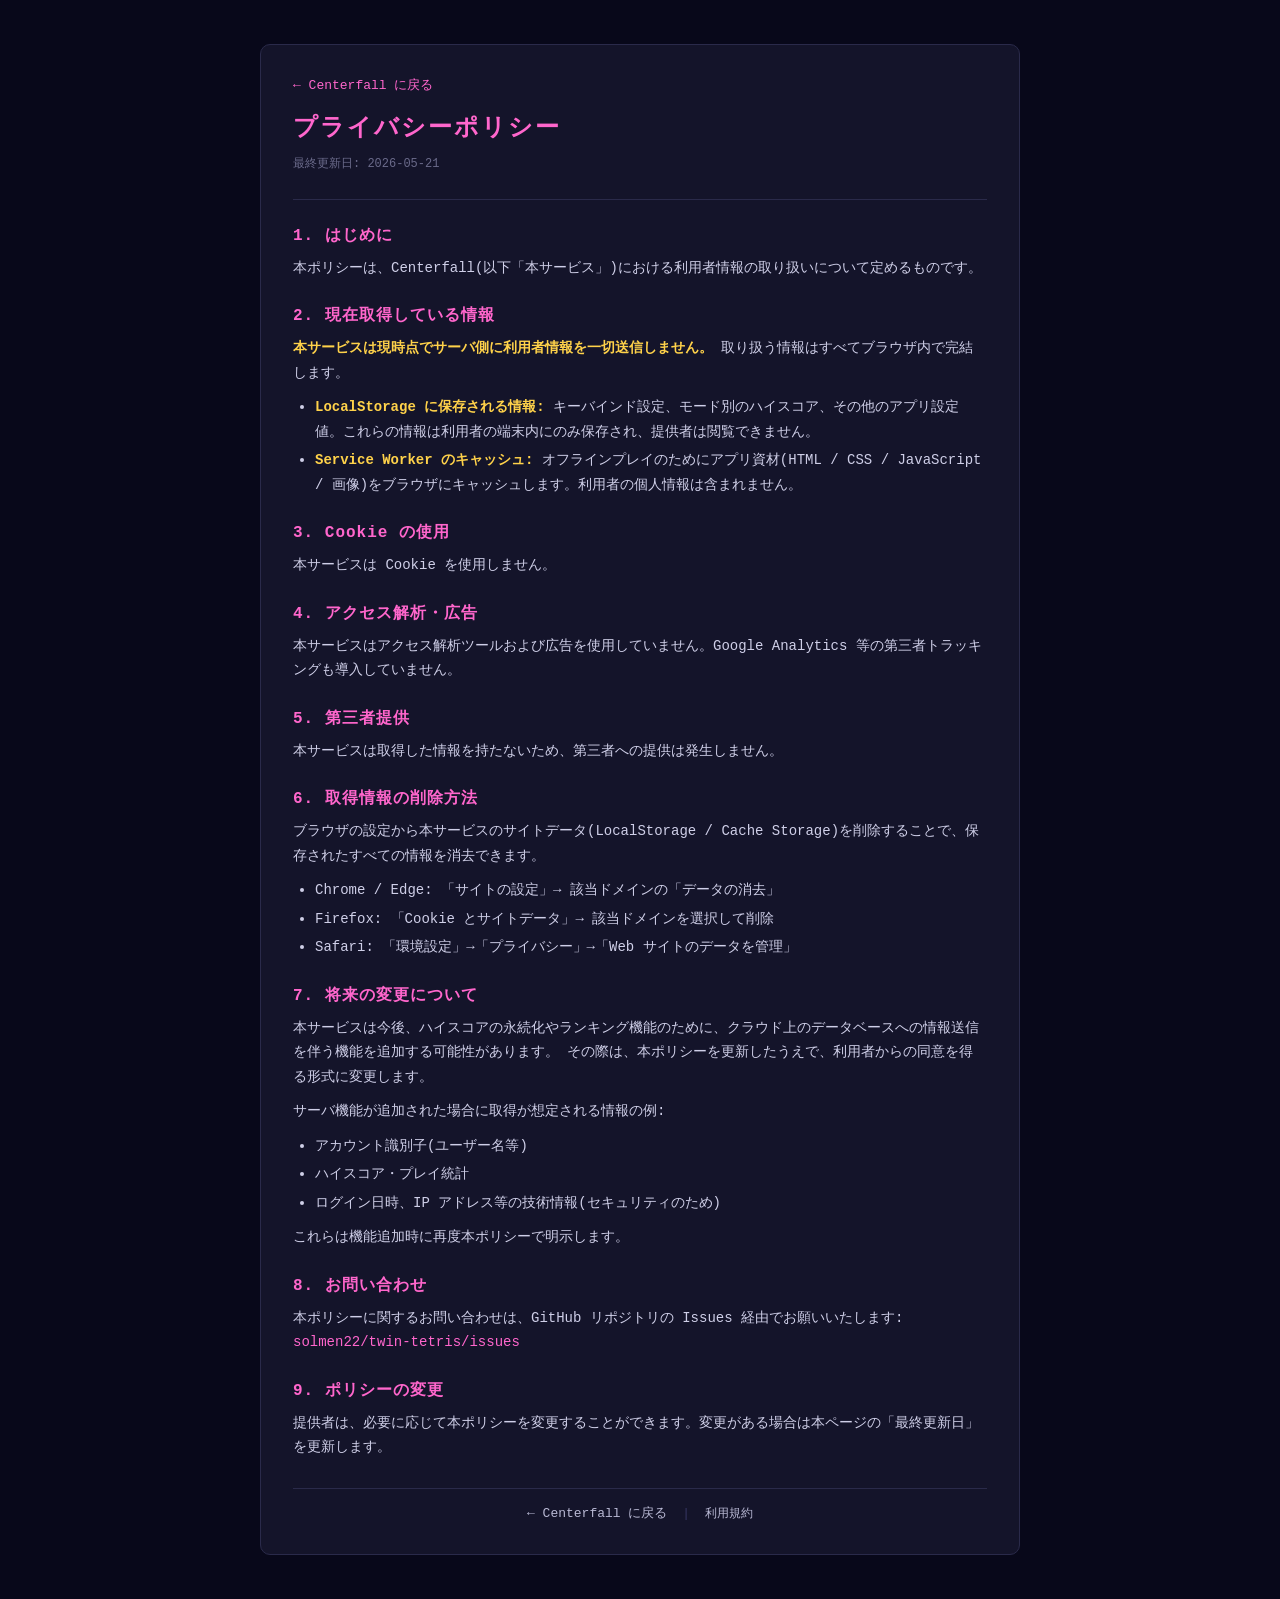
<file: src/web/privacy.html>
<!DOCTYPE html>
<html lang="ja">
<head>
    <meta charset="UTF-8">
    <meta name="viewport" content="width=device-width, initial-scale=1">
    <meta name="theme-color" content="#ff66cc">
    <title>プライバシーポリシー — Centerfall</title>
    <link rel="icon" type="image/svg+xml" href="icon.svg">
    <link rel="stylesheet" href="style.css">
</head>
<body>
<div id="app">
    <article class="legal-page">
        <header class="legal-header">
            <a href="./" class="legal-back">← Centerfall に戻る</a>
            <h1>プライバシーポリシー</h1>
            <p class="legal-meta">最終更新日: 2026-05-21</p>
        </header>

        <section>
            <h2>1. はじめに</h2>
            <p>本ポリシーは、Centerfall(以下「本サービス」)における利用者情報の取り扱いについて定めるものです。</p>
        </section>

        <section>
            <h2>2. 現在取得している情報</h2>
            <p><strong>本サービスは現時点でサーバ側に利用者情報を一切送信しません。</strong> 取り扱う情報はすべてブラウザ内で完結します。</p>
            <ul>
                <li><strong>LocalStorage に保存される情報:</strong> キーバインド設定、モード別のハイスコア、その他のアプリ設定値。これらの情報は利用者の端末内にのみ保存され、提供者は閲覧できません。</li>
                <li><strong>Service Worker のキャッシュ:</strong> オフラインプレイのためにアプリ資材(HTML / CSS / JavaScript / 画像)をブラウザにキャッシュします。利用者の個人情報は含まれません。</li>
            </ul>
        </section>

        <section>
            <h2>3. Cookie の使用</h2>
            <p>本サービスは Cookie を使用しません。</p>
        </section>

        <section>
            <h2>4. アクセス解析・広告</h2>
            <p>本サービスはアクセス解析ツールおよび広告を使用していません。Google Analytics 等の第三者トラッキングも導入していません。</p>
        </section>

        <section>
            <h2>5. 第三者提供</h2>
            <p>本サービスは取得した情報を持たないため、第三者への提供は発生しません。</p>
        </section>

        <section>
            <h2>6. 取得情報の削除方法</h2>
            <p>ブラウザの設定から本サービスのサイトデータ(LocalStorage / Cache Storage)を削除することで、保存されたすべての情報を消去できます。</p>
            <ul>
                <li>Chrome / Edge: 「サイトの設定」→ 該当ドメインの「データの消去」</li>
                <li>Firefox: 「Cookie とサイトデータ」→ 該当ドメインを選択して削除</li>
                <li>Safari: 「環境設定」→「プライバシー」→「Web サイトのデータを管理」</li>
            </ul>
        </section>

        <section>
            <h2>7. 将来の変更について</h2>
            <p>本サービスは今後、ハイスコアの永続化やランキング機能のために、クラウド上のデータベースへの情報送信を伴う機能を追加する可能性があります。
                その際は、本ポリシーを更新したうえで、利用者からの同意を得る形式に変更します。</p>
            <p>サーバ機能が追加された場合に取得が想定される情報の例:</p>
            <ul>
                <li>アカウント識別子(ユーザー名等)</li>
                <li>ハイスコア・プレイ統計</li>
                <li>ログイン日時、IP アドレス等の技術情報(セキュリティのため)</li>
            </ul>
            <p>これらは機能追加時に再度本ポリシーで明示します。</p>
        </section>

        <section>
            <h2>8. お問い合わせ</h2>
            <p>本ポリシーに関するお問い合わせは、GitHub リポジトリの Issues 経由でお願いいたします:
                <a href="https://github.com/solmen22/twin-tetris/issues" target="_blank" rel="noopener noreferrer">solmen22/twin-tetris/issues</a></p>
        </section>

        <section>
            <h2>9. ポリシーの変更</h2>
            <p>提供者は、必要に応じて本ポリシーを変更することができます。変更がある場合は本ページの「最終更新日」を更新します。</p>
        </section>

        <footer class="legal-footer">
            <a href="./" class="legal-back">← Centerfall に戻る</a>
            <span class="legal-sep">|</span>
            <a href="terms.html">利用規約</a>
        </footer>
    </article>
</div>
</body>
</html>
</file>
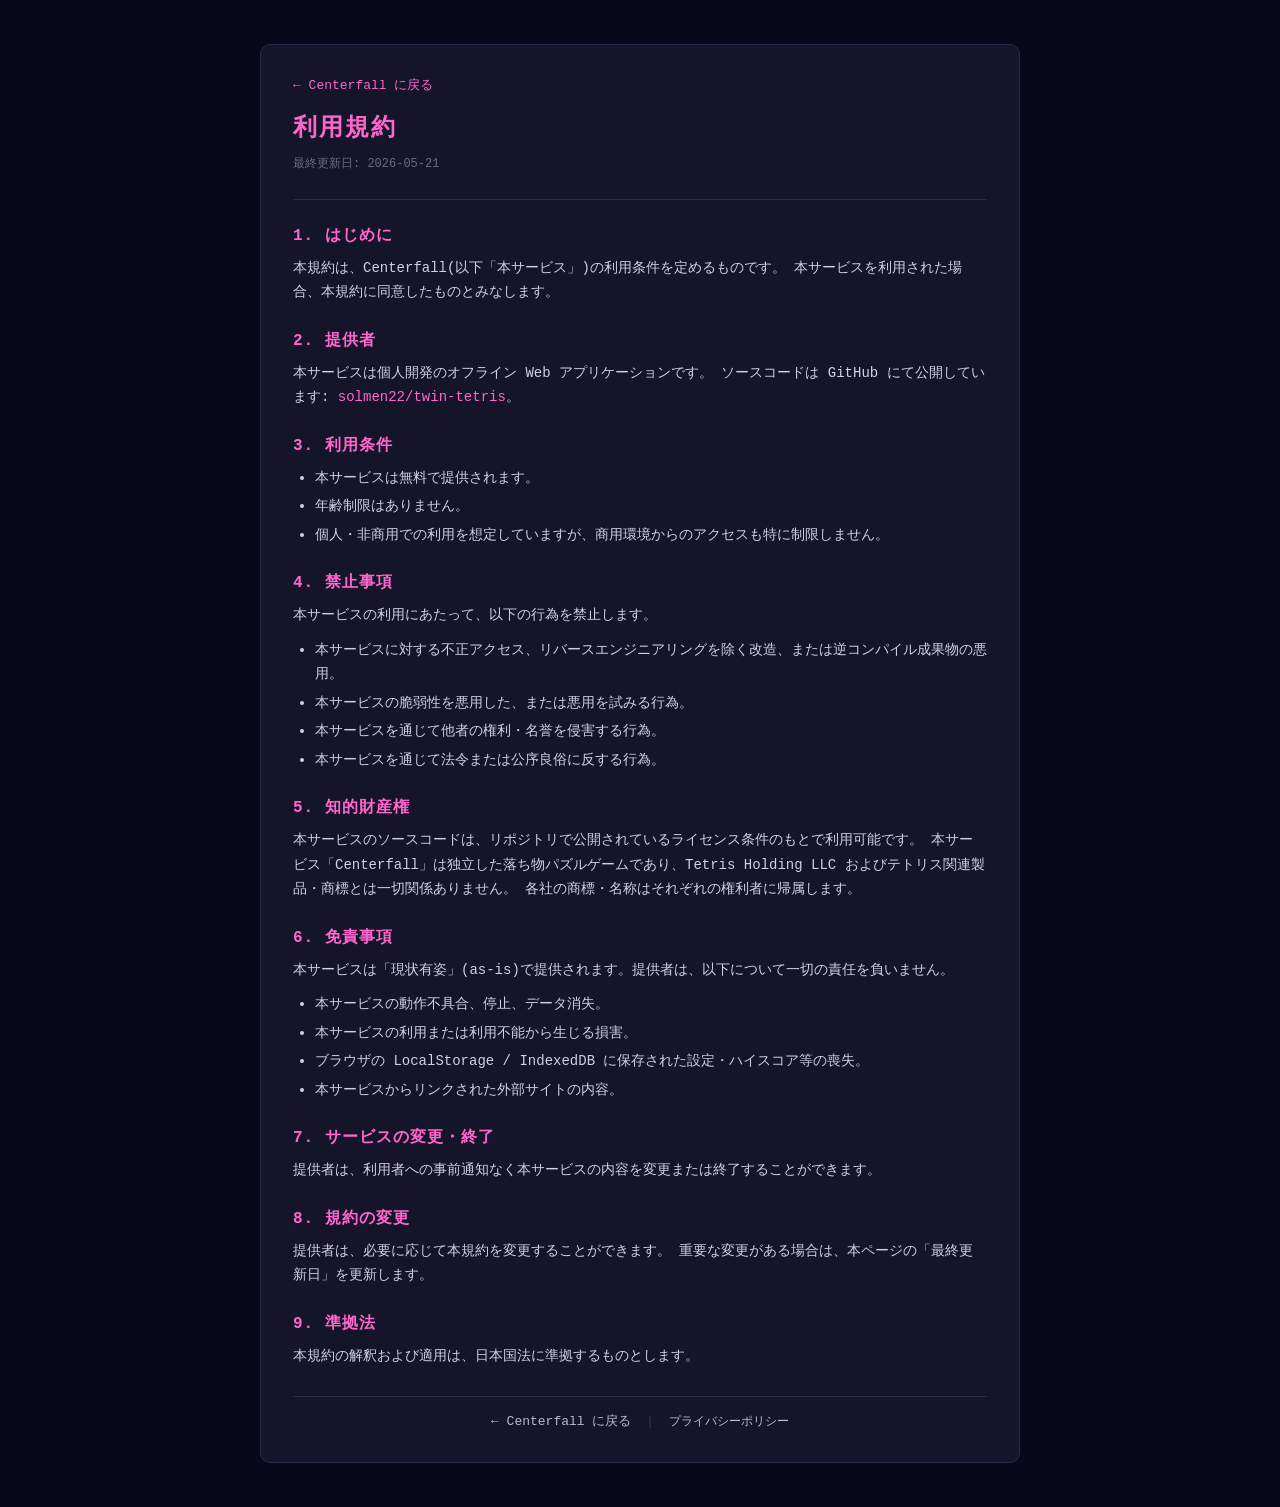
<file: src/web/terms.html>
<!DOCTYPE html>
<html lang="ja">
<head>
    <meta charset="UTF-8">
    <meta name="viewport" content="width=device-width, initial-scale=1">
    <meta name="theme-color" content="#ff66cc">
    <title>利用規約 — Centerfall</title>
    <link rel="icon" type="image/svg+xml" href="icon.svg">
    <link rel="stylesheet" href="style.css">
</head>
<body>
<div id="app">
    <article class="legal-page">
        <header class="legal-header">
            <a href="./" class="legal-back">← Centerfall に戻る</a>
            <h1>利用規約</h1>
            <p class="legal-meta">最終更新日: 2026-05-21</p>
        </header>

        <section>
            <h2>1. はじめに</h2>
            <p>本規約は、Centerfall(以下「本サービス」)の利用条件を定めるものです。
                本サービスを利用された場合、本規約に同意したものとみなします。</p>
        </section>

        <section>
            <h2>2. 提供者</h2>
            <p>本サービスは個人開発のオフライン Web アプリケーションです。
                ソースコードは GitHub にて公開しています:
                <a href="https://github.com/solmen22/twin-tetris" target="_blank" rel="noopener noreferrer">solmen22/twin-tetris</a>。</p>
        </section>

        <section>
            <h2>3. 利用条件</h2>
            <ul>
                <li>本サービスは無料で提供されます。</li>
                <li>年齢制限はありません。</li>
                <li>個人・非商用での利用を想定していますが、商用環境からのアクセスも特に制限しません。</li>
            </ul>
        </section>

        <section>
            <h2>4. 禁止事項</h2>
            <p>本サービスの利用にあたって、以下の行為を禁止します。</p>
            <ul>
                <li>本サービスに対する不正アクセス、リバースエンジニアリングを除く改造、または逆コンパイル成果物の悪用。</li>
                <li>本サービスの脆弱性を悪用した、または悪用を試みる行為。</li>
                <li>本サービスを通じて他者の権利・名誉を侵害する行為。</li>
                <li>本サービスを通じて法令または公序良俗に反する行為。</li>
            </ul>
        </section>

        <section>
            <h2>5. 知的財産権</h2>
            <p>本サービスのソースコードは、リポジトリで公開されているライセンス条件のもとで利用可能です。
                本サービス「Centerfall」は独立した落ち物パズルゲームであり、Tetris Holding LLC およびテトリス関連製品・商標とは一切関係ありません。
                各社の商標・名称はそれぞれの権利者に帰属します。</p>
        </section>

        <section>
            <h2>6. 免責事項</h2>
            <p>本サービスは「現状有姿」(as-is)で提供されます。提供者は、以下について一切の責任を負いません。</p>
            <ul>
                <li>本サービスの動作不具合、停止、データ消失。</li>
                <li>本サービスの利用または利用不能から生じる損害。</li>
                <li>ブラウザの LocalStorage / IndexedDB に保存された設定・ハイスコア等の喪失。</li>
                <li>本サービスからリンクされた外部サイトの内容。</li>
            </ul>
        </section>

        <section>
            <h2>7. サービスの変更・終了</h2>
            <p>提供者は、利用者への事前通知なく本サービスの内容を変更または終了することができます。</p>
        </section>

        <section>
            <h2>8. 規約の変更</h2>
            <p>提供者は、必要に応じて本規約を変更することができます。
                重要な変更がある場合は、本ページの「最終更新日」を更新します。</p>
        </section>

        <section>
            <h2>9. 準拠法</h2>
            <p>本規約の解釈および適用は、日本国法に準拠するものとします。</p>
        </section>

        <footer class="legal-footer">
            <a href="./" class="legal-back">← Centerfall に戻る</a>
            <span class="legal-sep">|</span>
            <a href="privacy.html">プライバシーポリシー</a>
        </footer>
    </article>
</div>
</body>
</html>
</file>
<file: src/web/style.css>
* {
    box-sizing: border-box;
}

html, body {
    margin: 0;
    padding: 0;
    background: #08081a;
    color: #e8e8f0;
    font-family: Consolas, "Courier New", monospace;
    min-height: 100vh;
}

#app {
    position: relative;
    display: flex;
    align-items: center;
    justify-content: center;
    min-height: 100vh;
    padding: 20px;
    padding-top: max(20px, env(safe-area-inset-top));
    padding-bottom: max(20px, env(safe-area-inset-bottom));
    padding-left: max(20px, env(safe-area-inset-left));
    padding-right: max(20px, env(safe-area-inset-right));
}

/* キーボード操作時のフォーカスを明示(WCAG 2.4.7) */
:focus-visible {
    outline: 2px solid #ff66cc;
    outline-offset: 2px;
}
.username-field input:focus-visible {
    outline: 2px solid #ff66cc;
    outline-offset: 1px;
}

.screen {
    display: flex;
    align-items: center;
    justify-content: center;
}

.hidden {
    display: none !important;
}

/* ---------- Menu ---------- */
#menu {
    flex-direction: column;
    text-align: center;
    max-width: 640px;
}

#menu h1 {
    font-size: 42px;
    margin: 0 0 6px;
    color: #ff66cc;
    letter-spacing: 2px;
}

#menu .subtitle {
    margin: 0 0 20px;
    color: #b9b9d4;
}

.username-field {
    display: flex;
    flex-direction: column;
    width: 360px;
    margin-bottom: 18px;
    text-align: left;
    gap: 4px;
}

.username-field label {
    font-size: 11px;
    color: #ff66cc;
    letter-spacing: 2px;
}

.username-field input {
    background: #1c1c30;
    border: 1px solid #383866;
    border-radius: 6px;
    padding: 8px 12px;
    color: #e8e8f0;
    font-family: inherit;
    font-size: 14px;
    outline: none;
}

.username-field input:focus {
    border-color: #ff66cc;
    background: #25254a;
}

.username-status {
    font-size: 10px;
    color: #6a6a8a;
    min-height: 14px;
    letter-spacing: 1px;
}

.username-status.saved {
    color: #66ffae;
}

.menu-buttons {
    display: flex;
    flex-direction: column;
    gap: 12px;
    width: 360px;
    margin-bottom: 30px;
}

.menu-button {
    display: flex;
    flex-direction: column;
    background: #1c1c30;
    color: #e8e8f0;
    border: 1px solid #383866;
    border-radius: 8px;
    padding: 14px 16px;
    cursor: pointer;
    text-align: left;
    font-family: inherit;
    transition: background 0.15s, border-color 0.15s;
}

.menu-button:hover {
    background: #25254a;
    border-color: #ff66cc;
}

.mode-name {
    font-size: 18px;
    font-weight: bold;
    color: #ff66cc;
    letter-spacing: 1px;
}

.mode-desc {
    font-size: 13px;
    color: #b9b9d4;
    margin-top: 4px;
}

.mode-best {
    margin-top: 6px;
    font-size: 11px;
    color: #ffd24a;
    letter-spacing: 1px;
    font-family: Consolas, "Courier New", monospace;
}

.menu-button.selected {
    background: #25254a;
    border-color: #ff66cc;
    outline: 2px solid rgba(255, 102, 204, 0.4);
    outline-offset: 2px;
}

.keyhelp {
    text-align: left;
    background: #14142a;
    border: 1px solid #2a2a4a;
    border-radius: 8px;
    padding: 14px 20px;
    width: 360px;
}

.keyhelp h3 {
    margin: 0 0 8px;
    color: #ff66cc;
    font-size: 14px;
    letter-spacing: 2px;
}

.keyhelp ul {
    list-style: none;
    padding: 0;
    margin: 0;
    font-size: 13px;
    line-height: 1.7;
    color: #cfcfe8;
}

.keyhelp-nav {
    margin: 10px 0 0;
    padding-top: 8px;
    border-top: 1px solid #2a2a4a;
    font-size: 11px;
    color: #b9b9d4;
    letter-spacing: 1px;
}

kbd {
    background: #2a2a4a;
    border: 1px solid #44446e;
    border-radius: 4px;
    padding: 1px 6px;
    font-size: 12px;
    color: #e8e8f0;
}

/* ---------- Game ---------- */
#game {
    gap: 16px;
    align-items: flex-start;
}

.side-panel {
    display: flex;
    flex-direction: column;
    gap: 12px;
    width: 160px;
}

.hud-block {
    background: #14142a;
    border: 1px solid #2a2a4a;
    border-radius: 6px;
    padding: 10px;
}

.hud-label {
    font-size: 11px;
    letter-spacing: 2px;
    color: #ff66cc;
    margin-bottom: 6px;
}

.hud-value {
    font-size: 22px;
    color: #e8e8f0;
}

.hud-value.big {
    font-size: 28px;
    font-weight: bold;
}

#hold-canvas, #next-canvas {
    display: block;
    background: #181828;
    width: 100%;
    height: auto;
}

#board-canvas {
    background: #101020;
    border: 2px solid #2a2a4a;
    display: block;
    max-width: 100%;
    height: auto;
}

.board-wrapper {
    display: flex;
    flex-direction: column;
    align-items: center;
    gap: 10px;
    flex-shrink: 1;
    min-width: 0;
    max-width: 100%;
}

/* ---------- Touch controls (hidden by default) ---------- */
.touch-controls {
    display: none;
    width: 100%;
    max-width: 460px;
    user-select: none;
    -webkit-user-select: none;
    touch-action: manipulation;
}

.tc-top {
    display: flex;
    justify-content: space-between;
    align-items: center;
    gap: 10px;
    margin-bottom: 10px;
}

.tc-direction {
    display: flex;
    gap: 6px;
}

.tc-mini,
.tc-dir {
    background: #1c1c30;
    border: 1px solid #44446e;
    color: #e8e8f0;
    border-radius: 6px;
    width: 44px;
    height: 44px;
    font-size: 18px;
    cursor: pointer;
    font-family: inherit;
    line-height: 1;
}

.tc-mini:active,
.tc-dir:active {
    background: #ff66cc;
    color: #14142a;
}

.tc-bottom {
    display: flex;
    justify-content: space-between;
    gap: 12px;
}

.tc-left,
.tc-right {
    display: grid;
    gap: 8px;
}

.tc-left {
    grid-template-columns: repeat(3, 1fr);
}

.tc-right {
    grid-template-columns: repeat(2, 1fr);
}

.tc-btn {
    background: #1c1c30;
    border: 1px solid #44446e;
    color: #e8e8f0;
    border-radius: 10px;
    width: 60px;
    height: 60px;
    font-size: 26px;
    line-height: 1;
    cursor: pointer;
    font-family: inherit;
}

.tc-btn:active {
    background: #ff66cc;
    color: #14142a;
}

.tc-btn.primary {
    background: #2a1d3a;
    border-color: #ff66cc;
    color: #ff66cc;
}

.tc-btn.primary:active {
    background: #ff66cc;
    color: #14142a;
}

/* タッチデバイス または 720px 以下のとき表示 */
@media (pointer: coarse), (max-width: 720px) {
    .touch-controls {
        display: block;
    }
}

/* ---------- Responsive layout ---------- */
@media (max-width: 720px) {
    #app {
        padding: 8px;
    }

    #menu h1 {
        font-size: 30px;
    }

    .menu-buttons,
    .keyhelp {
        width: 100%;
        max-width: 360px;
    }

    #game {
        flex-direction: column;
        align-items: center;
        gap: 8px;
    }

    .side-panel {
        flex-direction: row;
        flex-wrap: wrap;
        width: 100%;
        max-width: 460px;
        justify-content: space-around;
    }

    .side-panel.left .hud-block,
    .side-panel.right .hud-block {
        flex: 1 1 auto;
        min-width: 80px;
        padding: 6px 8px;
    }

    .hud-label {
        font-size: 10px;
        margin-bottom: 3px;
    }

    .hud-value {
        font-size: 16px;
    }

    .hud-value.big {
        font-size: 20px;
    }

    #hold-canvas {
        width: 70px !important;
        height: 70px !important;
    }

    #next-canvas {
        width: 60px !important;
        height: 200px !important;
    }

    #board-canvas {
        width: min(300px, 80vw);
    }
}

/* ---------- Game Over Overlay ---------- */
.overlay {
    position: fixed;
    inset: 0;
    background: rgba(0, 0, 0, 0.65);
    display: flex;
    align-items: center;
    justify-content: center;
    z-index: 10;
}

.overlay-inner {
    background: #14142a;
    border: 2px solid #ff66cc;
    border-radius: 12px;
    padding: 30px 40px;
    text-align: center;
    min-width: 320px;
}

.overlay-inner h2 {
    margin: 0 0 14px;
    color: #ff5566;
    font-size: 36px;
    letter-spacing: 4px;
}

.final-stats {
    display: grid;
    grid-template-columns: max-content 1fr;
    column-gap: 24px;
    row-gap: 6px;
    margin: 0 0 18px;
    padding: 12px 16px;
    background: #1c1c30;
    border: 1px solid #2a2a4a;
    border-radius: 6px;
    font-size: 14px;
    text-align: left;
}

.final-stats dt {
    color: #ff66cc;
    letter-spacing: 1px;
    font-size: 12px;
    align-self: center;
}

.final-stats dd {
    margin: 0;
    color: #e8e8f0;
    font-family: Consolas, "Courier New", monospace;
    text-align: right;
}

.final-stats dd.highlight {
    color: #ffd24a;
    font-weight: bold;
}

.new-record {
    color: #ffd24a;
    font-weight: bold;
    margin-bottom: 14px;
    letter-spacing: 2px;
}

.overlay-buttons {
    display: flex;
    gap: 12px;
    justify-content: center;
}

.overlay-buttons button {
    background: #1c1c30;
    color: #e8e8f0;
    border: 1px solid #383866;
    border-radius: 6px;
    padding: 8px 20px;
    cursor: pointer;
    font-family: inherit;
    font-size: 14px;
}

.overlay-buttons button:hover {
    background: #25254a;
    border-color: #ff66cc;
}

/* ---------- Settings screen ---------- */
#settings {
    flex-direction: column;
    align-items: center;
    width: 100%;
}

.settings-panel {
    width: min(720px, 95%);
    background: #14142a;
    border: 1px solid #2a2a4a;
    border-radius: 10px;
    padding: 24px 28px;
}

.settings-header h2 {
    margin: 0 0 6px;
    color: #ff66cc;
    font-size: 22px;
    letter-spacing: 2px;
}

.settings-hint {
    margin: 0 0 18px;
    font-size: 12px;
    color: #b9b9d4;
    line-height: 1.6;
}

.settings-list {
    display: flex;
    flex-direction: column;
    gap: 6px;
    max-height: 60vh;
    overflow-y: auto;
    padding-right: 4px;
}

.settings-row {
    display: grid;
    grid-template-columns: 160px 1fr;
    align-items: center;
    gap: 14px;
    padding: 10px 12px;
    background: #1c1c30;
    border: 1px solid #2a2a4a;
    border-radius: 6px;
}

.settings-action {
    font-size: 14px;
    color: #e8e8f0;
}

.settings-chips {
    display: flex;
    flex-wrap: wrap;
    gap: 6px;
    align-items: center;
}

.settings-chip {
    display: inline-flex;
    align-items: center;
    gap: 6px;
    background: #2a2a4a;
    border: 1px solid #44446e;
    border-radius: 4px;
    padding: 3px 8px;
    font-size: 12px;
    color: #e8e8f0;
}

.chip-remove {
    background: transparent;
    border: none;
    color: #ff8aa3;
    cursor: pointer;
    font-size: 14px;
    line-height: 1;
    padding: 0 2px;
}

.chip-remove:hover {
    color: #ff5566;
}

.settings-add {
    background: #1c1c30;
    color: #b9b9d4;
    border: 1px dashed #44446e;
    border-radius: 4px;
    padding: 3px 8px;
    font-size: 12px;
    cursor: pointer;
    font-family: inherit;
}

.settings-add:hover {
    border-color: #ff66cc;
    color: #ff66cc;
}

.settings-footer {
    display: flex;
    justify-content: space-between;
    gap: 12px;
    margin-top: 18px;
}

.primary-button {
    background: #ff66cc;
    color: #14142a;
    border: none;
    border-radius: 6px;
    padding: 9px 22px;
    cursor: pointer;
    font-family: inherit;
    font-weight: bold;
    letter-spacing: 1px;
}

.primary-button:hover {
    background: #ff8ad6;
}

.secondary-button {
    background: #1c1c30;
    color: #e8e8f0;
    border: 1px solid #383866;
    border-radius: 6px;
    padding: 8px 18px;
    cursor: pointer;
    font-family: inherit;
}

.secondary-button:hover {
    background: #25254a;
    border-color: #ff66cc;
}

.menu-secondary {
    margin-bottom: 22px;
}

.capture-banner {
    position: fixed;
    inset: 0;
    background: rgba(0, 0, 0, 0.6);
    display: flex;
    flex-direction: column;
    align-items: center;
    justify-content: center;
    gap: 16px;
    z-index: 20;
}

.capture-text {
    background: #14142a;
    border: 2px solid #ff66cc;
    border-radius: 10px;
    padding: 22px 32px;
    color: #e8e8f0;
    font-size: 16px;
    letter-spacing: 1px;
}

#capture-action-label {
    color: #ff66cc;
    font-weight: bold;
}

.capture-cancel {
    background: #1c1c30;
    color: #e8e8f0;
    border: 1px solid #383866;
    border-radius: 6px;
    padding: 8px 18px;
    cursor: pointer;
    font-family: inherit;
}

.capture-cancel:hover {
    background: #25254a;
    border-color: #ff66cc;
}

/* ---------- Tutorial screen ---------- */
#tutorial {
    flex-direction: column;
    align-items: center;
    width: 100%;
}

.tutorial-panel {
    width: min(780px, 95%);
    background: #14142a;
    border: 1px solid #2a2a4a;
    border-radius: 10px;
    padding: 24px 28px;
    max-height: 92vh;
    display: flex;
    flex-direction: column;
}

.tutorial-header h2 {
    margin: 0 0 6px;
    color: #ff66cc;
    font-size: 22px;
    letter-spacing: 2px;
}

.tutorial-hint {
    margin: 0 0 18px;
    font-size: 12px;
    color: #b9b9d4;
}

.tutorial-body {
    overflow-y: auto;
    padding-right: 6px;
    font-size: 14px;
    line-height: 1.75;
    color: #cfcfe8;
}

.tutorial-section {
    background: #1c1c30;
    border: 1px solid #2a2a4a;
    border-radius: 6px;
    padding: 14px 18px;
    margin-bottom: 12px;
}

.tutorial-section.featured {
    border-color: #ff66cc;
    background: #221839;
}

.tutorial-section h3 {
    margin: 0 0 8px;
    color: #ff66cc;
    font-size: 15px;
    letter-spacing: 1px;
}

.tutorial-section p {
    margin: 0 0 8px;
}

.tutorial-section ul,
.tutorial-section .key-list,
.tutorial-section .mode-list {
    margin: 0 0 4px;
    padding-left: 20px;
}

.tutorial-section li {
    margin: 4px 0;
}

.tutorial-section strong {
    color: #ffd24a;
}

.tutorial-section .callout {
    background: #0d0d1c;
    border: 1px dashed #ff66cc;
    border-radius: 4px;
    padding: 6px 12px;
    margin-top: 8px;
    color: #ffd24a;
    text-align: center;
    letter-spacing: 1px;
}

.board-diagram {
    display: flex;
    flex-direction: column;
    margin: 10px 0;
    border-radius: 6px;
    overflow: hidden;
    border: 1px solid #383866;
}

.board-cell {
    padding: 14px;
    text-align: center;
    background: #181828;
    color: #cfcfe8;
}

.board-cell.label {
    background: #1c1c30;
    font-size: 13px;
}

.board-cell.boundary {
    background: #2a1d3a;
    color: #ff66cc;
    border-top: 2px solid #ff66cc;
    border-bottom: 2px solid #ff66cc;
    font-weight: bold;
    letter-spacing: 2px;
}

.diagram-arrow {
    color: #b9b9d4;
    font-size: 12px;
}

.scoring-table {
    width: 100%;
    border-collapse: collapse;
    margin: 6px 0;
    font-size: 13px;
}

.scoring-table th,
.scoring-table td {
    border: 1px solid #2a2a4a;
    padding: 6px 10px;
    text-align: left;
}

.scoring-table th {
    background: #0d0d1c;
    color: #ff66cc;
    letter-spacing: 1px;
}

.tutorial-footer {
    margin-top: 18px;
    display: flex;
    justify-content: center;
}

/* ---------- Offline badge ---------- */
.offline-badge {
    background: #4a2a2a;
    border: 1px solid #ff5566;
    color: #ff8aa3;
    border-radius: 4px;
    padding: 4px 12px;
    font-size: 11px;
    letter-spacing: 2px;
    margin-bottom: 14px;
    align-self: center;
}

/* ---------- Pause overlay extras ---------- */
.pause-hint {
    color: #cfcfe8;
    font-size: 13px;
    margin: 0 0 14px;
}

/* ---------- PWA install button ---------- */
.install-btn {
    display: block;
    margin: 6px auto 14px;
    background: #2a1d3a;
    color: #ff66cc;
    border: 1px solid #ff66cc;
    border-radius: 6px;
    padding: 9px 22px;
    cursor: pointer;
    font-family: inherit;
    letter-spacing: 1px;
}

.install-btn:hover {
    background: #ff66cc;
    color: #14142a;
}

/* ---------- Menu footer (legal links) ---------- */
.menu-footer {
    margin-top: 18px;
    font-size: 11px;
    color: #6a6a8a;
    text-align: center;
    letter-spacing: 1px;
}

.menu-footer a {
    color: #b9b9d4;
    text-decoration: none;
}

.menu-footer a:hover {
    color: #ff66cc;
    text-decoration: underline;
}

.menu-footer .footer-sep {
    margin: 0 8px;
    color: #383866;
}

/* ---------- Legal pages (terms / privacy) ---------- */
.legal-page {
    width: min(760px, 95%);
    margin: 24px auto;
    padding: 28px 32px;
    background: #14142a;
    border: 1px solid #2a2a4a;
    border-radius: 10px;
    color: #cfcfe8;
    line-height: 1.75;
    font-size: 14px;
}

.legal-header {
    border-bottom: 1px solid #2a2a4a;
    margin-bottom: 18px;
    padding-bottom: 14px;
}

.legal-back {
    color: #b9b9d4;
    text-decoration: none;
    font-size: 13px;
}

.legal-back:hover {
    color: #ff66cc;
}

.legal-header h1 {
    margin: 10px 0 4px;
    color: #ff66cc;
    font-size: 24px;
    letter-spacing: 2px;
}

.legal-meta {
    margin: 0;
    color: #6a6a8a;
    font-size: 12px;
}

.legal-page h2 {
    color: #ff66cc;
    font-size: 16px;
    letter-spacing: 1px;
    margin: 22px 0 6px;
}

.legal-page p {
    margin: 0 0 10px;
}

.legal-page ul {
    margin: 0 0 10px;
    padding-left: 22px;
}

.legal-page li {
    margin: 4px 0;
}

.legal-page strong {
    color: #ffd24a;
}

.legal-page a {
    color: #ff66cc;
    text-decoration: none;
}

.legal-page a:hover {
    text-decoration: underline;
}

.legal-footer {
    margin-top: 28px;
    padding-top: 14px;
    border-top: 1px solid #2a2a4a;
    font-size: 12px;
    color: #6a6a8a;
    text-align: center;
}

.legal-footer a {
    color: #b9b9d4;
}

.legal-sep {
    margin: 0 8px;
    color: #383866;
}

/* ---------- Load error / noscript ---------- */
.load-error {
    position: fixed;
    top: 0;
    left: 0;
    right: 0;
    z-index: 100;
    background: #4a2a2a;
    border-bottom: 1px solid #ff5566;
    color: #ffd2d2;
    padding: 14px 18px;
    text-align: center;
    font-size: 14px;
    line-height: 1.6;
}

/* ---------- Menu secondary buttons (wrap) ---------- */
.menu-secondary {
    display: flex;
    flex-wrap: wrap;
    gap: 8px;
    justify-content: center;
}

/* ---------- Settings: preferences (sound / handling / display) ---------- */
.settings-prefs {
    display: flex;
    flex-direction: column;
    gap: 6px;
    margin-bottom: 14px;
}

.settings-section-title {
    margin: 14px 0 6px;
    color: #ff66cc;
    font-size: 13px;
    letter-spacing: 2px;
    border-bottom: 1px solid #2a2a4a;
    padding-bottom: 4px;
}

.pref-row {
    grid-template-columns: 1fr auto;
}

.pref-control {
    display: flex;
    align-items: center;
    gap: 10px;
    justify-content: flex-end;
}

.pref-toggle {
    background: #2a2a4a;
    color: #b9b9d4;
    border: 1px solid #44446e;
    border-radius: 999px;
    padding: 4px 16px;
    cursor: pointer;
    font-family: inherit;
    font-size: 12px;
    letter-spacing: 1px;
    min-width: 56px;
}

.pref-toggle.on {
    background: #ff66cc;
    color: #14142a;
    border-color: #ff66cc;
    font-weight: bold;
}

.pref-control input[type="range"] {
    width: 160px;
    accent-color: #ff66cc;
    cursor: pointer;
}

.pref-value {
    min-width: 54px;
    text-align: right;
    color: #ffd24a;
    font-size: 12px;
    font-family: Consolas, "Courier New", monospace;
}

/* ---------- High scores screen ---------- */
#highscores {
    flex-direction: column;
    align-items: center;
    width: 100%;
}

.highscores-panel {
    width: min(760px, 95%);
    background: #14142a;
    border: 1px solid #2a2a4a;
    border-radius: 10px;
    padding: 24px 28px;
    max-height: 92vh;
    display: flex;
    flex-direction: column;
}

.highscores-body {
    overflow-y: auto;
    padding-right: 6px;
}

.highscore-mode {
    margin-bottom: 18px;
}

.highscore-mode h3 {
    margin: 0 0 8px;
    color: #ff66cc;
    font-size: 15px;
    letter-spacing: 1px;
}

.highscore-empty {
    color: #6a6a8a;
    font-size: 13px;
    margin: 0 0 6px;
}

.highscore-table {
    width: 100%;
    border-collapse: collapse;
    font-size: 13px;
    font-family: Consolas, "Courier New", monospace;
}

.highscore-table th,
.highscore-table td {
    border: 1px solid #2a2a4a;
    padding: 5px 10px;
    text-align: right;
}

.highscore-table th {
    background: #0d0d1c;
    color: #ff66cc;
    letter-spacing: 1px;
    text-align: right;
}

.highscore-table th:last-child,
.highscore-table td:last-child,
.highscore-table th:nth-child(5),
.highscore-table td:nth-child(5) {
    text-align: left;
}

.highscore-table tbody tr:nth-child(1) td {
    color: #ffd24a;
    font-weight: bold;
}

/* ---------- Reduced motion ---------- */
@media (prefers-reduced-motion: reduce) {
    * {
        transition: none !important;
        animation: none !important;
    }
}

/* ---------- First-run tutorial nudge ---------- */
.secondary-button.pulse {
    border-color: #ff66cc;
    animation: pulse-glow 1.5s ease-in-out infinite;
}

@keyframes pulse-glow {
    0%, 100% { box-shadow: 0 0 0 0 rgba(255, 102, 204, 0.0); }
    50% { box-shadow: 0 0 0 4px rgba(255, 102, 204, 0.35); }
}

/* ---------- Landscape / short-viewport (mobile) ---------- */
@media (max-height: 560px) and (orientation: landscape) {
    #app {
        padding: 6px;
        align-items: flex-start;
    }

    #game {
        flex-direction: row;
        align-items: center;
        gap: 10px;
    }

    .side-panel {
        flex-direction: column;
        flex-wrap: nowrap;
        width: auto;
        max-width: none;
        gap: 6px;
    }

    .side-panel .hud-block {
        padding: 5px 8px;
    }

    #board-canvas {
        width: auto;
        height: min(88vh, 540px);
        max-height: 88vh;
    }

    .board-wrapper {
        flex-direction: row;
        align-items: center;
        gap: 8px;
    }

    .touch-controls {
        max-width: 320px;
    }

    .tc-btn {
        width: 48px;
        height: 48px;
        font-size: 20px;
    }
}

/* ---------- Interactive tutorial coach overlay ---------- */
.tutorial-coach {
    position: fixed;
    top: 0;
    left: 50%;
    transform: translateX(-50%);
    width: min(560px, 96vw);
    z-index: 30;
    background: #14142a;
    border: 2px solid #ff66cc;
    border-top: none;
    border-radius: 0 0 12px 12px;
    padding: 12px 18px 14px;
    box-shadow: 0 6px 24px rgba(0, 0, 0, 0.5);
    margin-top: env(safe-area-inset-top);
}

.coach-head {
    display: flex;
    justify-content: space-between;
    align-items: center;
    margin-bottom: 6px;
}

.coach-step {
    font-size: 12px;
    letter-spacing: 2px;
    color: #ff66cc;
    font-weight: bold;
}

.coach-quit {
    background: transparent;
    border: 1px solid #44446e;
    color: #b9b9d4;
    border-radius: 6px;
    padding: 3px 12px;
    cursor: pointer;
    font-family: inherit;
    font-size: 12px;
}

.coach-quit:hover {
    border-color: #ff5566;
    color: #ff8aa3;
}

.coach-text {
    font-size: 15px;
    line-height: 1.65;
    color: #e8e8f0;
    min-height: 2.6em;
}

.coach-text b {
    color: #ffd24a;
}

.coach-actions {
    display: flex;
    justify-content: flex-end;
    margin-top: 8px;
}

.coach-skip {
    background: #1c1c30;
    color: #b9b9d4;
    border: 1px solid #383866;
    border-radius: 6px;
    padding: 5px 14px;
    cursor: pointer;
    font-family: inherit;
    font-size: 12px;
}

.coach-skip:hover {
    border-color: #ff66cc;
    color: #ff66cc;
}

.tutorial-footer {
    margin-top: 18px;
    display: flex;
    justify-content: center;
    gap: 12px;
    flex-wrap: wrap;
}

/* コーチ表示中は盤面が隠れないよう上に余白を足す */
.tutorial-coach:not(.hidden) ~ #game {
    margin-top: 0;
}
</file>
